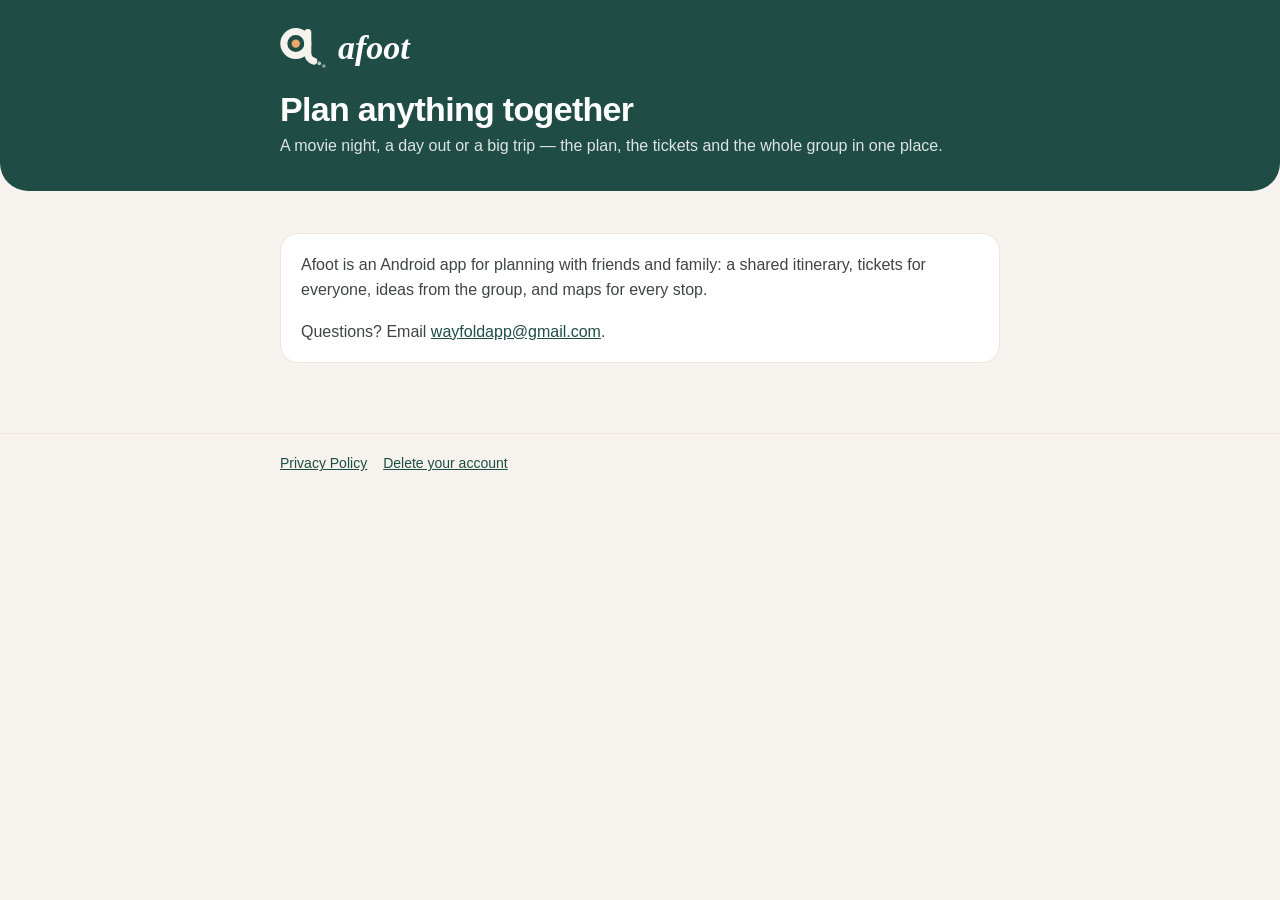
<file: index.html>
<!doctype html>
<html lang="en">
<head>
<meta charset="utf-8">
<meta name="viewport" content="width=device-width, initial-scale=1">
<title>Afoot · Plan anything together</title>
<meta name="description" content="Afoot: plan anything together — a movie night, a day out or a big trip.">
<link rel="stylesheet" href="style.css">
</head>
<body>
<header>
  <div class="wrap">
    <a class="brand" href="./"><svg width="46" height="40" viewBox="0 0 46 40" aria-hidden="true"><g transform="translate(-31.2,-34.4)"><circle cx="47" cy="50" r="12" fill="none" stroke="#F6F3EE" stroke-width="7"/><circle cx="47" cy="50" r="4.2" fill="#F2A66B"/><path d="M59 39 V59 Q59 66 65 67.5" fill="none" stroke="#F6F3EE" stroke-width="7" stroke-linecap="round"/><circle cx="70.5" cy="69.8" r="1.8" fill="#F6F3EE" opacity=".75"/><circle cx="75" cy="72.4" r="1.8" fill="#F6F3EE" opacity=".5"/></g></svg><span>afoot</span></a>
    <h1>Plan anything together</h1>
    <p>A movie night, a day out or a big trip — the plan, the tickets and the whole group in one place.</p>
  </div>
</header>
<main>
<div class="wrap">
<div class="card">
<p style="margin-top:0">Afoot is an Android app for planning with friends and family: a shared itinerary, tickets for everyone, ideas from the group, and maps for every stop.</p>
<p style="margin-bottom:0">Questions? Email <a href="mailto:wayfoldapp@gmail.com">wayfoldapp@gmail.com</a>.</p>
</div>
</div>
</main>
<footer><div class="wrap nav"><a href="privacy/">Privacy Policy</a><a href="delete-account/">Delete your account</a></div></footer>
</body>
</html>
</file>
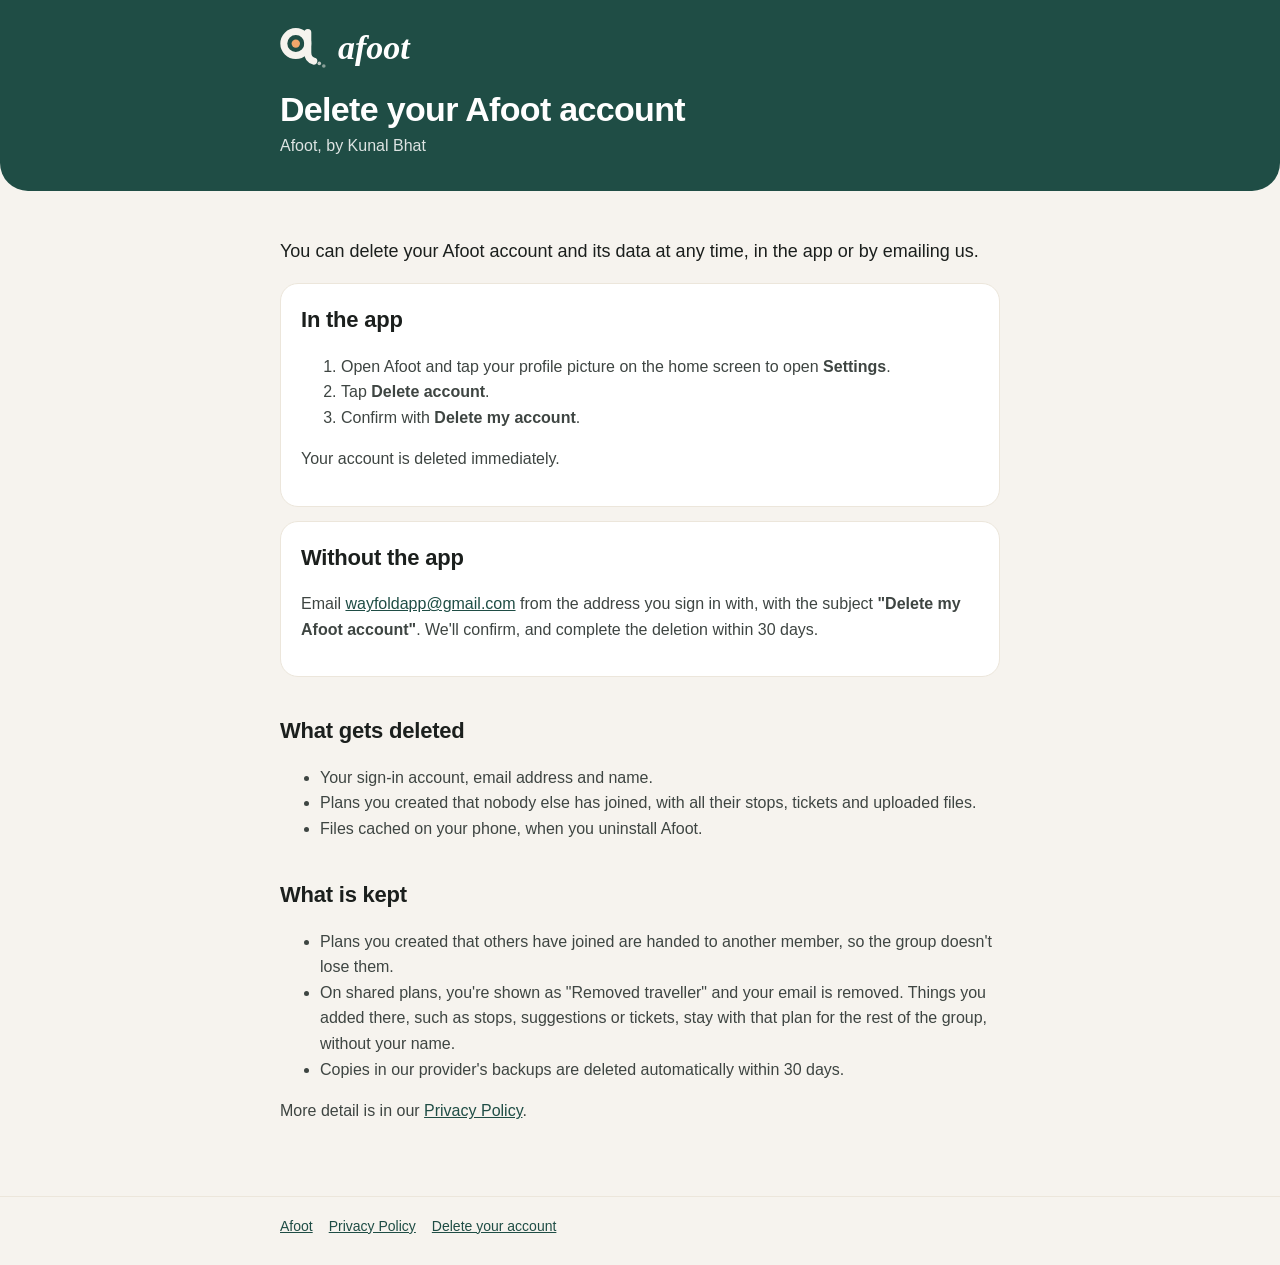
<file: delete-account/index.html>
<!doctype html>
<html lang="en">
<head>
<meta charset="utf-8">
<meta name="viewport" content="width=device-width, initial-scale=1">
<title>Delete your account · Afoot</title>
<meta name="description" content="How to delete your Afoot account and data, in the app or by email.">
<link rel="stylesheet" href="../style.css">
</head>
<body>
<header>
  <div class="wrap">
    <a class="brand" href="../"><svg width="46" height="40" viewBox="0 0 46 40" aria-hidden="true"><g transform="translate(-31.2,-34.4)"><circle cx="47" cy="50" r="12" fill="none" stroke="#F6F3EE" stroke-width="7"/><circle cx="47" cy="50" r="4.2" fill="#F2A66B"/><path d="M59 39 V59 Q59 66 65 67.5" fill="none" stroke="#F6F3EE" stroke-width="7" stroke-linecap="round"/><circle cx="70.5" cy="69.8" r="1.8" fill="#F6F3EE" opacity=".75"/><circle cx="75" cy="72.4" r="1.8" fill="#F6F3EE" opacity=".5"/></g></svg><span>afoot</span></a>
    <h1>Delete your Afoot account</h1>
    <p>Afoot, by Kunal Bhat</p>
  </div>
</header>
<main>
<div class="wrap">

<p class="lead">You can delete your Afoot account and its data at any time, in the app or by emailing us.</p>

<div class="card">
<h2 style="margin-top:0">In the app</h2>
<ol>
<li>Open Afoot and tap your profile picture on the home screen to open <strong>Settings</strong>.</li>
<li>Tap <strong>Delete account</strong>.</li>
<li>Confirm with <strong>Delete my account</strong>.</li>
</ol>
<p>Your account is deleted immediately.</p>
</div>

<div class="card">
<h2 style="margin-top:0">Without the app</h2>
<p>Email <a href="mailto:wayfoldapp@gmail.com?subject=Delete%20my%20Afoot%20account">wayfoldapp@gmail.com</a> from the address you sign in with, with the subject <strong>"Delete my Afoot account"</strong>. We'll confirm, and complete the deletion within 30 days.</p>
</div>

<h2>What gets deleted</h2>
<ul>
<li>Your sign-in account, email address and name.</li>
<li>Plans you created that nobody else has joined, with all their stops, tickets and uploaded files.</li>
<li>Files cached on your phone, when you uninstall Afoot.</li>
</ul>

<h2>What is kept</h2>
<ul>
<li>Plans you created that others have joined are handed to another member, so the group doesn't lose them.</li>
<li>On shared plans, you're shown as "Removed traveller" and your email is removed. Things you added there, such as stops, suggestions or tickets, stay with that plan for the rest of the group, without your name.</li>
<li>Copies in our provider's backups are deleted automatically within 30 days.</li>
</ul>

<p>More detail is in our <a href="../privacy/#delete-account">Privacy Policy</a>.</p>

</div>
</main>
<footer><div class="wrap nav"><a href="../">Afoot</a><a href="../privacy/">Privacy Policy</a><a href="../delete-account/">Delete your account</a></div></footer>
</body>
</html>
</file>
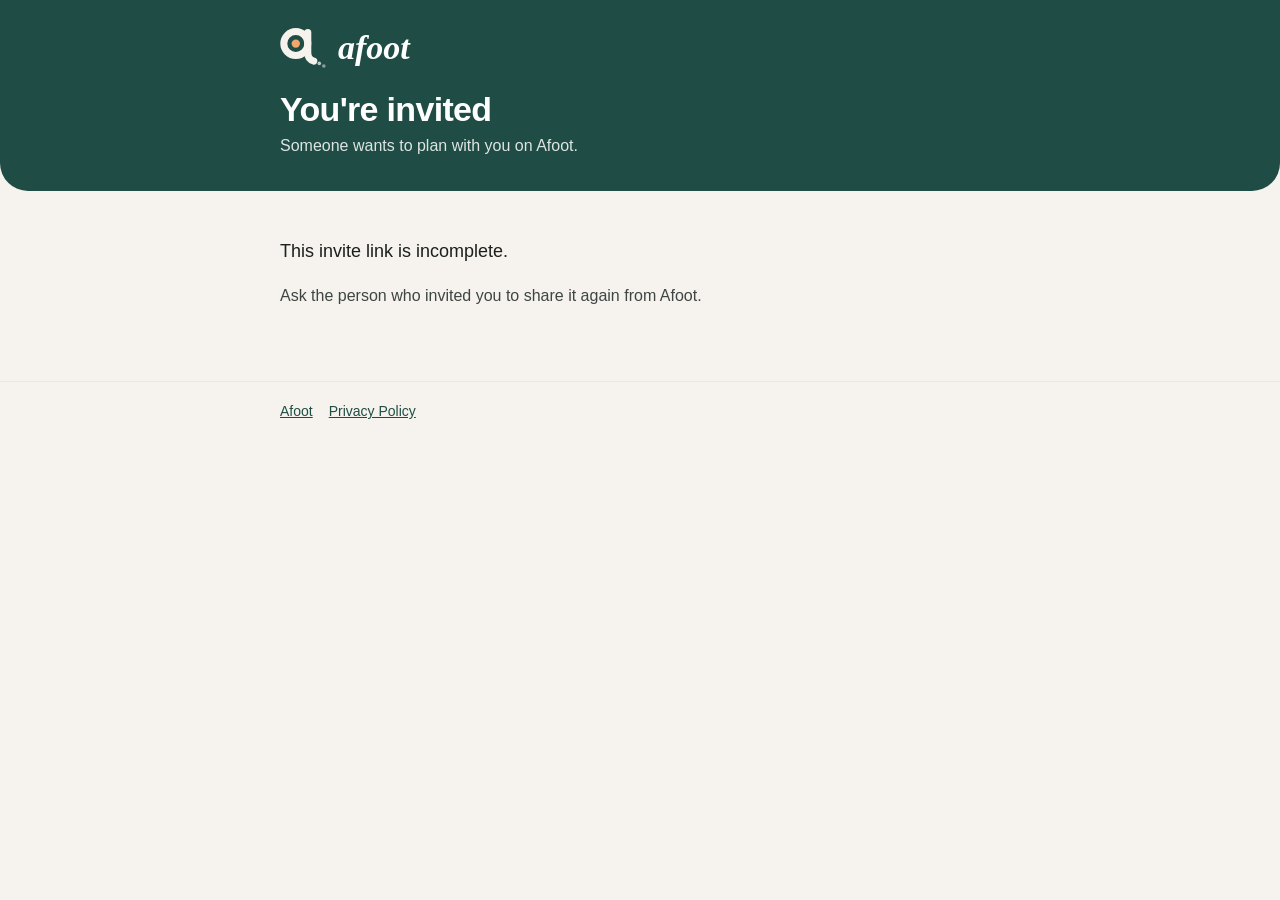
<file: invite/index.html>
<!doctype html>
<html lang="en">
<head>
<meta charset="utf-8">
<meta name="viewport" content="width=device-width, initial-scale=1">
<title>You're invited · Afoot</title>
<meta name="description" content="Join a plan on Afoot.">
<meta name="robots" content="noindex">
<link rel="stylesheet" href="../style.css">
<style>
  .actions{display:flex;flex-direction:column;gap:12px;margin:22px 0}
  .btn{display:block;text-align:center;padding:16px 20px;border-radius:18px;font-weight:600;text-decoration:none;font-size:17px}
  .primary{background:var(--forest);color:#fff}
  .secondary{background:#fff;color:var(--forest);border:1px solid #E4DED2}
  .code{display:flex;gap:10px;align-items:center;background:#fff;border:1px solid var(--line);border-radius:14px;padding:10px 12px}
  .code code{flex:1;overflow-wrap:anywhere;background:none;padding:0;font-size:14px}
  .code button{border:0;background:var(--mint);color:var(--forest);font-weight:600;border-radius:10px;padding:8px 12px;font-size:14px}
  .muted{color:var(--muted);font-size:14px}
</style>
</head>
<body>
<header>
  <div class="wrap">
    <a class="brand" href="../"><svg width="46" height="40" viewBox="0 0 46 40" aria-hidden="true"><g transform="translate(-31.2,-34.4)"><circle cx="47" cy="50" r="12" fill="none" stroke="#F6F3EE" stroke-width="7"/><circle cx="47" cy="50" r="4.2" fill="#F2A66B"/><path d="M59 39 V59 Q59 66 65 67.5" fill="none" stroke="#F6F3EE" stroke-width="7" stroke-linecap="round"/><circle cx="70.5" cy="69.8" r="1.8" fill="#F6F3EE" opacity=".75"/><circle cx="75" cy="72.4" r="1.8" fill="#F6F3EE" opacity=".5"/></g></svg><span>afoot</span></a>
    <h1>You're invited</h1>
    <p>Someone wants to plan with you on Afoot.</p>
  </div>
</header>
<main>
<div class="wrap">

  <div id="ok">
    <div class="actions">
      <a class="btn primary" id="open" href="#">Open in Afoot</a>
      <a class="btn secondary" id="store" href="https://play.google.com/store/apps/details?id=com.afoot">Get Afoot on Google Play</a>
    </div>
    <p class="muted">Don't have Afoot yet? Install it from Google Play and sign in — you'll join the plan automatically.</p>
    <div class="card" style="margin-top:14px">
      <strong>Afoot is in testing.</strong>
      <p class="muted" style="margin:6px 0 0">If Google Play says the app isn't available, ask the person who invited you to add you as a tester and send you the tester link, then try again.</p>
    </div>

    <h2>Link didn't open the app?</h2>
    <p>Copy this invite code, then in Afoot tap <strong>New trip → Join with invite link</strong> and paste it.</p>
    <div class="code"><code id="token"></code><button id="copy" type="button">Copy</button></div>
  </div>

  <div id="bad" hidden>
    <p class="lead">This invite link is incomplete.</p>
    <p>Ask the person who invited you to share it again from Afoot.</p>
  </div>

</div>
</main>
<footer><div class="wrap nav"><a href="../">Afoot</a><a href="../privacy/">Privacy Policy</a></div></footer>
<script>
(function () {
  var token = new URLSearchParams(location.search).get("token") || "";
  // Tokens are 32 hex characters; reject anything else rather than pass it on.
  if (!/^[A-Za-z0-9]{8,64}$/.test(token)) {
    document.getElementById("ok").hidden = true;
    document.getElementById("bad").hidden = false;
    return;
  }
  // The referrer carries the invite through the install, so Afoot joins the plan on first launch.
  var store = "https://play.google.com/store/apps/details?id=com.afoot&referrer=" +
    encodeURIComponent("invite_token=" + token);
  // Android: open the installed app at afoot://invite?token=…, or fall back to the Play Store.
  var intentUrl = "intent://invite?token=" + encodeURIComponent(token) +
    "#Intent;scheme=afoot;package=com.afoot;S.browser_fallback_url=" + encodeURIComponent(store) + ";end";
  var isAndroid = /Android/i.test(navigator.userAgent);

  document.getElementById("store").href = store;
  var open = document.getElementById("open");
  open.href = isAndroid ? intentUrl : store;
  document.getElementById("token").textContent = token;
  document.getElementById("copy").addEventListener("click", function () {
    var btn = this;
    (navigator.clipboard ? navigator.clipboard.writeText(token) : Promise.reject())
      .then(function () { btn.textContent = "Copied"; })
      .catch(function () { btn.textContent = "Select and copy"; });
  });

  // Try once automatically; some in-app browsers need the button tap instead.
  if (isAndroid) setTimeout(function () { location.href = intentUrl; }, 300);
})();
</script>
</body>
</html>
</file>
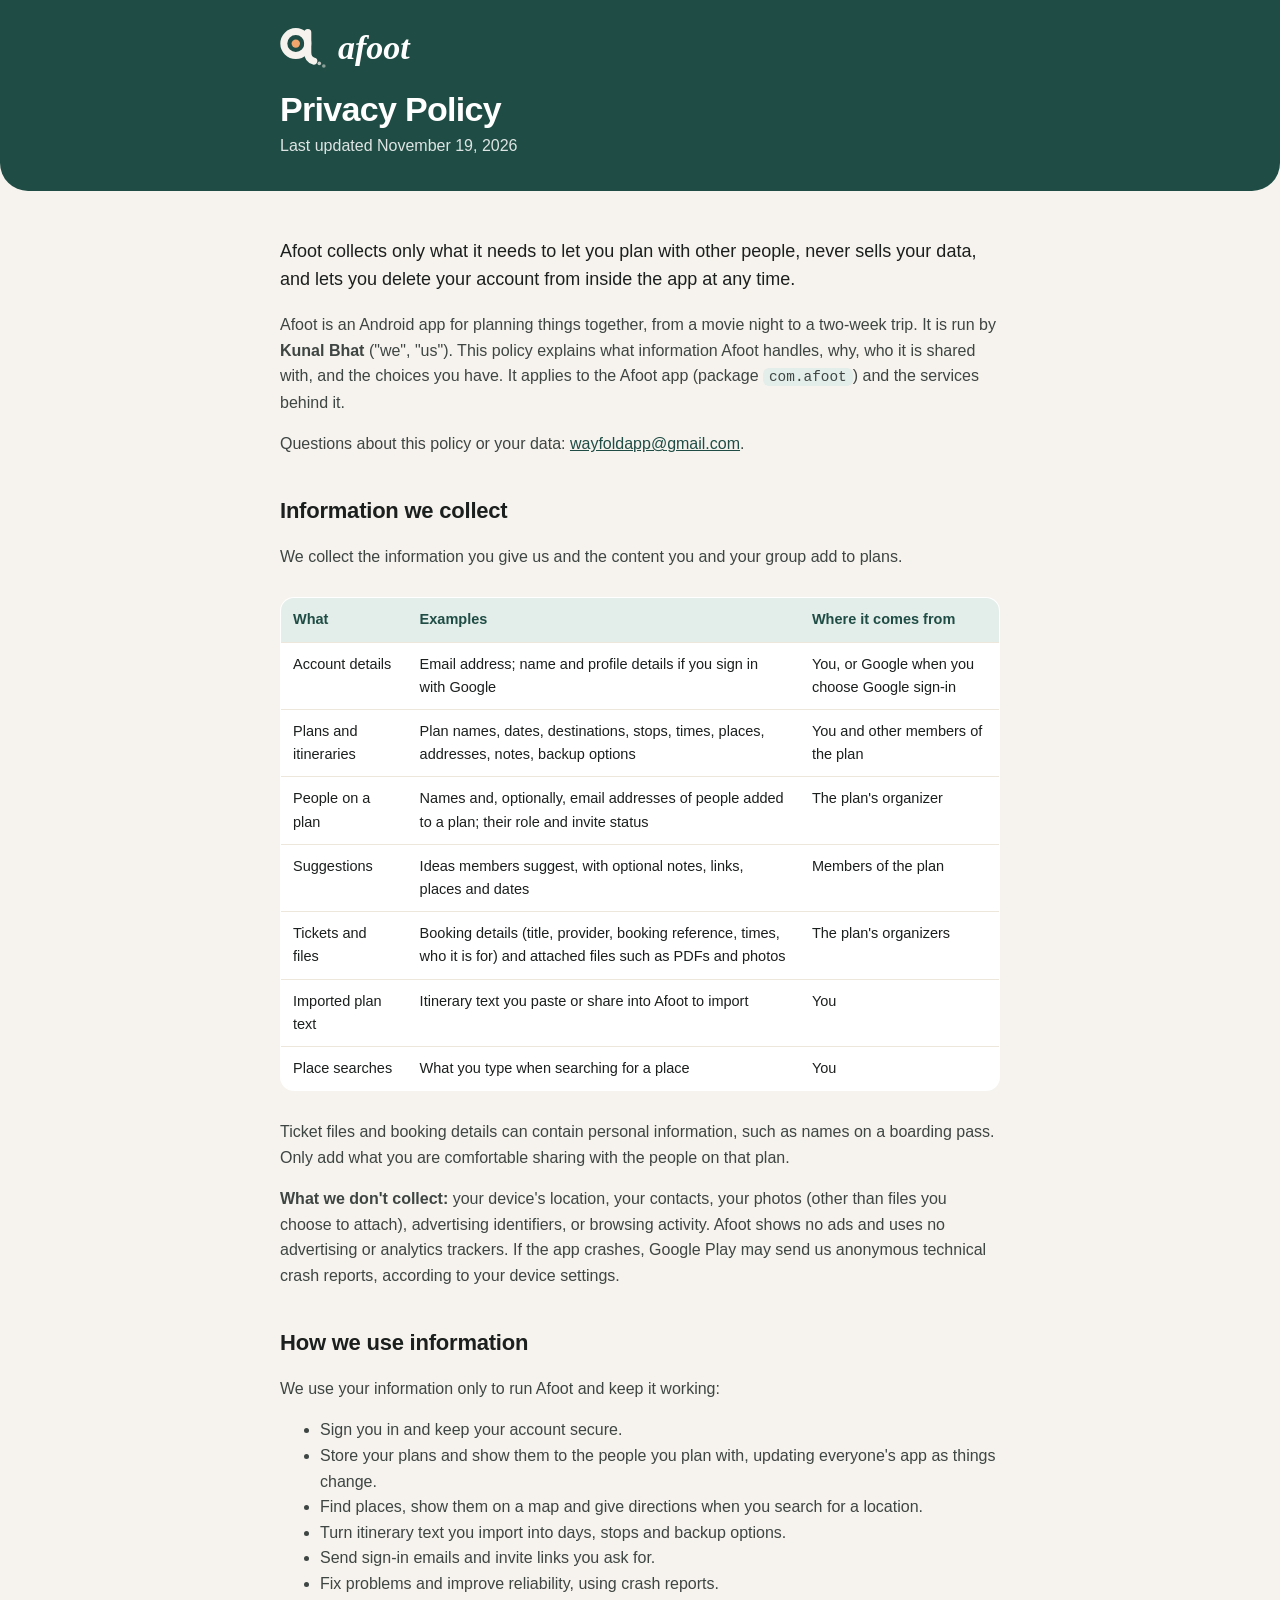
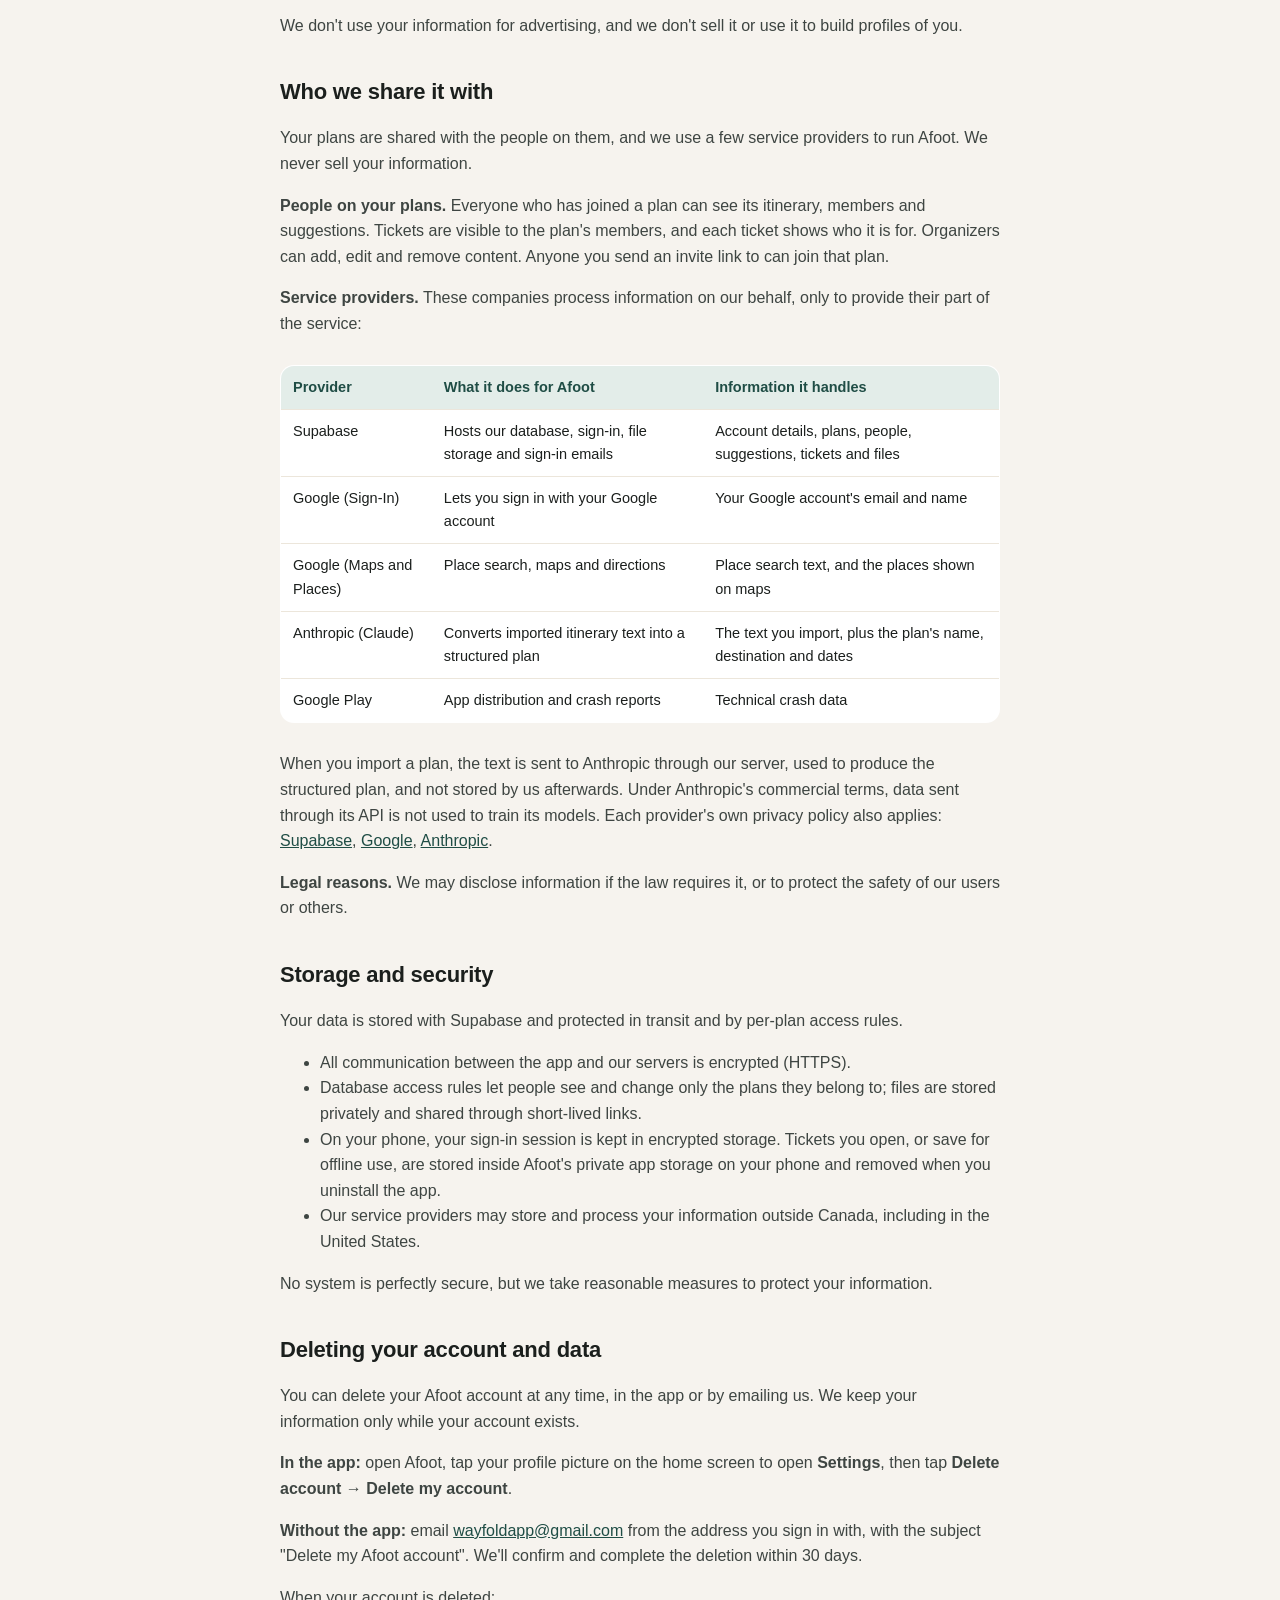
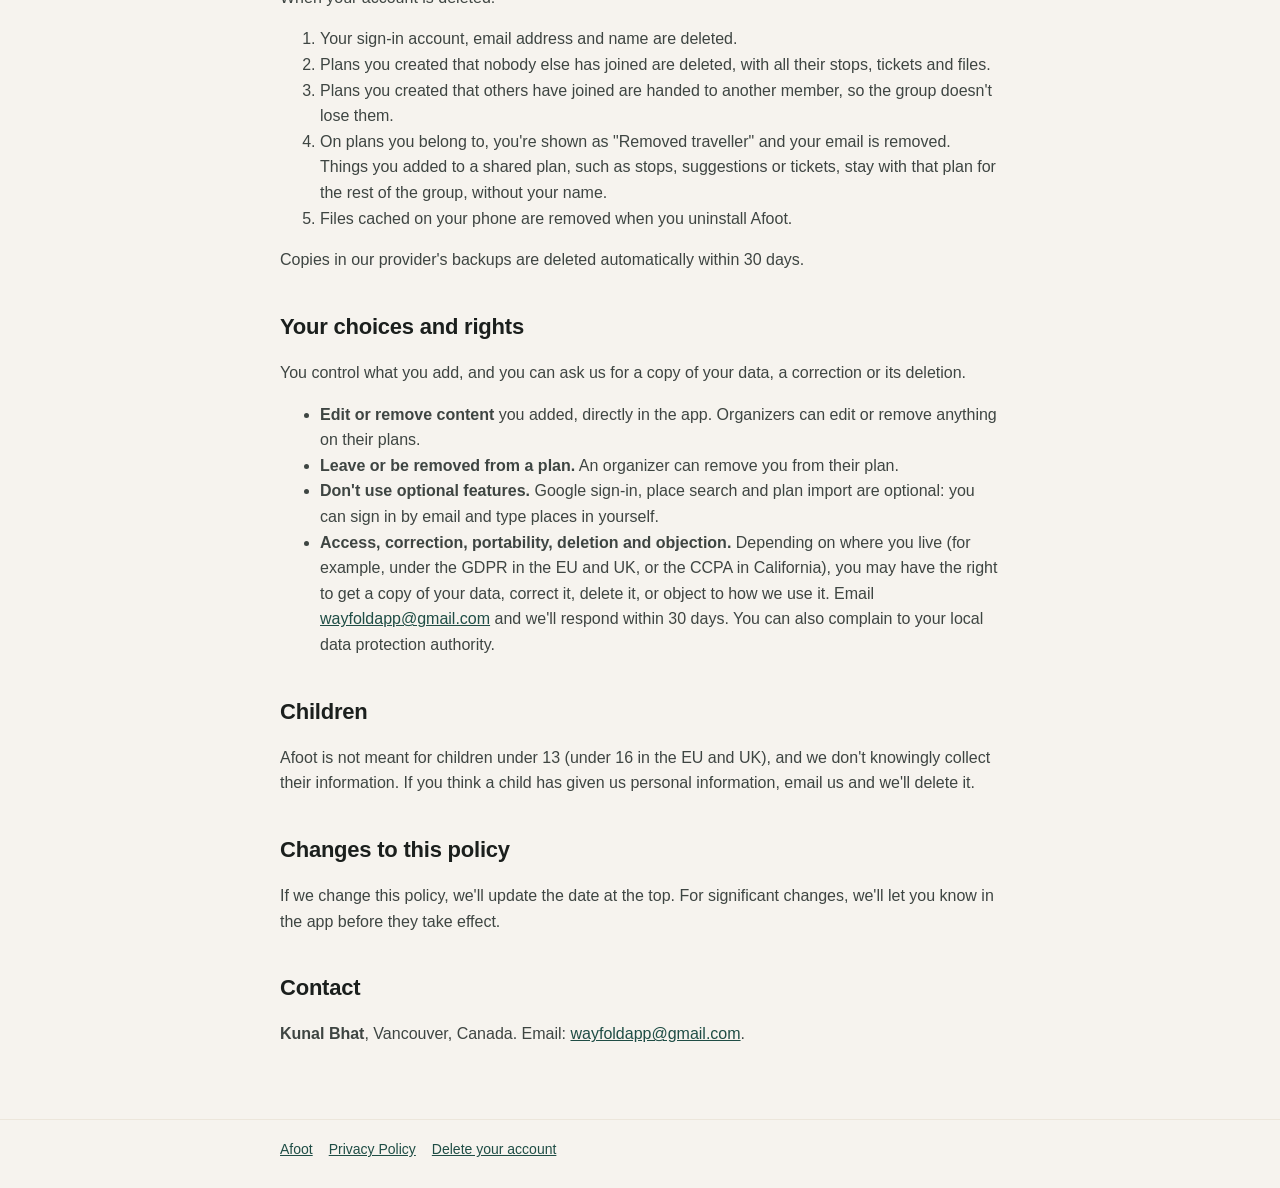
<file: privacy/index.html>
<!doctype html>
<html lang="en">
<head>
<meta charset="utf-8">
<meta name="viewport" content="width=device-width, initial-scale=1">
<title>Privacy Policy · Afoot</title>
<meta name="description" content="How the Afoot app collects, uses, shares and deletes your information.">
<link rel="stylesheet" href="../style.css">
</head>
<body>
<header>
  <div class="wrap">
    <a class="brand" href="../"><svg width="46" height="40" viewBox="0 0 46 40" aria-hidden="true"><g transform="translate(-31.2,-34.4)"><circle cx="47" cy="50" r="12" fill="none" stroke="#F6F3EE" stroke-width="7"/><circle cx="47" cy="50" r="4.2" fill="#F2A66B"/><path d="M59 39 V59 Q59 66 65 67.5" fill="none" stroke="#F6F3EE" stroke-width="7" stroke-linecap="round"/><circle cx="70.5" cy="69.8" r="1.8" fill="#F6F3EE" opacity=".75"/><circle cx="75" cy="72.4" r="1.8" fill="#F6F3EE" opacity=".5"/></g></svg><span>afoot</span></a>
    <h1>Privacy Policy</h1>
    <p>Last updated November 19, 2026</p>
  </div>
</header>
<main>
<div class="wrap">

<p class="lead">Afoot collects only what it needs to let you plan with other people, never sells your data, and lets you delete your account from inside the app at any time.</p>
<p>Afoot is an Android app for planning things together, from a movie night to a two-week trip. It is run by <strong>Kunal Bhat</strong> ("we", "us"). This policy explains what information Afoot handles, why, who it is shared with, and the choices you have. It applies to the Afoot app (package <code>com.afoot</code>) and the services behind it.</p>
<p>Questions about this policy or your data: <a href="mailto:wayfoldapp@gmail.com">wayfoldapp@gmail.com</a>.</p>

<h2 id="information-we-collect">Information we collect</h2>
<p>We collect the information you give us and the content you and your group add to plans.</p>
<div class="table-scroll"><table>
<tr><th>What</th><th>Examples</th><th>Where it comes from</th></tr>
<tr><td>Account details</td><td>Email address; name and profile details if you sign in with Google</td><td>You, or Google when you choose Google sign-in</td></tr>
<tr><td>Plans and itineraries</td><td>Plan names, dates, destinations, stops, times, places, addresses, notes, backup options</td><td>You and other members of the plan</td></tr>
<tr><td>People on a plan</td><td>Names and, optionally, email addresses of people added to a plan; their role and invite status</td><td>The plan's organizer</td></tr>
<tr><td>Suggestions</td><td>Ideas members suggest, with optional notes, links, places and dates</td><td>Members of the plan</td></tr>
<tr><td>Tickets and files</td><td>Booking details (title, provider, booking reference, times, who it is for) and attached files such as PDFs and photos</td><td>The plan's organizers</td></tr>
<tr><td>Imported plan text</td><td>Itinerary text you paste or share into Afoot to import</td><td>You</td></tr>
<tr><td>Place searches</td><td>What you type when searching for a place</td><td>You</td></tr>
</table></div>
<p>Ticket files and booking details can contain personal information, such as names on a boarding pass. Only add what you are comfortable sharing with the people on that plan.</p>
<p><strong>What we don't collect:</strong> your device's location, your contacts, your photos (other than files you choose to attach), advertising identifiers, or browsing activity. Afoot shows no ads and uses no advertising or analytics trackers. If the app crashes, Google Play may send us anonymous technical crash reports, according to your device settings.</p>

<h2 id="how-we-use-information">How we use information</h2>
<p>We use your information only to run Afoot and keep it working:</p>
<ul>
<li>Sign you in and keep your account secure.</li>
<li>Store your plans and show them to the people you plan with, updating everyone's app as things change.</li>
<li>Find places, show them on a map and give directions when you search for a location.</li>
<li>Turn itinerary text you import into days, stops and backup options.</li>
<li>Send sign-in emails and invite links you ask for.</li>
<li>Fix problems and improve reliability, using crash reports.</li>
</ul>
<p>We don't use your information for advertising, and we don't sell it or use it to build profiles of you.</p>

<h2 id="who-we-share-it-with">Who we share it with</h2>
<p>Your plans are shared with the people on them, and we use a few service providers to run Afoot. We never sell your information.</p>
<p><strong>People on your plans.</strong> Everyone who has joined a plan can see its itinerary, members and suggestions. Tickets are visible to the plan's members, and each ticket shows who it is for. Organizers can add, edit and remove content. Anyone you send an invite link to can join that plan.</p>
<p><strong>Service providers.</strong> These companies process information on our behalf, only to provide their part of the service:</p>
<div class="table-scroll"><table>
<tr><th>Provider</th><th>What it does for Afoot</th><th>Information it handles</th></tr>
<tr><td>Supabase</td><td>Hosts our database, sign-in, file storage and sign-in emails</td><td>Account details, plans, people, suggestions, tickets and files</td></tr>
<tr><td>Google (Sign-In)</td><td>Lets you sign in with your Google account</td><td>Your Google account's email and name</td></tr>
<tr><td>Google (Maps and Places)</td><td>Place search, maps and directions</td><td>Place search text, and the places shown on maps</td></tr>
<tr><td>Anthropic (Claude)</td><td>Converts imported itinerary text into a structured plan</td><td>The text you import, plus the plan's name, destination and dates</td></tr>
<tr><td>Google Play</td><td>App distribution and crash reports</td><td>Technical crash data</td></tr>
</table></div>
<p>When you import a plan, the text is sent to Anthropic through our server, used to produce the structured plan, and not stored by us afterwards. Under Anthropic's commercial terms, data sent through its API is not used to train its models. Each provider's own privacy policy also applies: <a href="https://supabase.com/privacy">Supabase</a>, <a href="https://policies.google.com/privacy">Google</a>, <a href="https://www.anthropic.com/legal/privacy">Anthropic</a>.</p>
<p><strong>Legal reasons.</strong> We may disclose information if the law requires it, or to protect the safety of our users or others.</p>

<h2 id="storage-and-security">Storage and security</h2>
<p>Your data is stored with Supabase and protected in transit and by per-plan access rules.</p>
<ul>
<li>All communication between the app and our servers is encrypted (HTTPS).</li>
<li>Database access rules let people see and change only the plans they belong to; files are stored privately and shared through short-lived links.</li>
<li>On your phone, your sign-in session is kept in encrypted storage. Tickets you open, or save for offline use, are stored inside Afoot's private app storage on your phone and removed when you uninstall the app.</li>
<li>Our service providers may store and process your information outside Canada, including in the United States.</li>
</ul>
<p>No system is perfectly secure, but we take reasonable measures to protect your information.</p>

<h2 id="delete-account">Deleting your account and data</h2>
<p>You can delete your Afoot account at any time, in the app or by emailing us. We keep your information only while your account exists.</p>
<p><strong>In the app:</strong> open Afoot, tap your profile picture on the home screen to open <strong>Settings</strong>, then tap <strong>Delete account → Delete my account</strong>.</p>
<p><strong>Without the app:</strong> email <a href="mailto:wayfoldapp@gmail.com?subject=Delete%20my%20Afoot%20account">wayfoldapp@gmail.com</a> from the address you sign in with, with the subject "Delete my Afoot account". We'll confirm and complete the deletion within 30 days.</p>
<p>When your account is deleted:</p>
<ol>
<li>Your sign-in account, email address and name are deleted.</li>
<li>Plans you created that nobody else has joined are deleted, with all their stops, tickets and files.</li>
<li>Plans you created that others have joined are handed to another member, so the group doesn't lose them.</li>
<li>On plans you belong to, you're shown as "Removed traveller" and your email is removed. Things you added to a shared plan, such as stops, suggestions or tickets, stay with that plan for the rest of the group, without your name.</li>
<li>Files cached on your phone are removed when you uninstall Afoot.</li>
</ol>
<p>Copies in our provider's backups are deleted automatically within 30 days.</p>

<h2 id="your-choices-and-rights">Your choices and rights</h2>
<p>You control what you add, and you can ask us for a copy of your data, a correction or its deletion.</p>
<ul>
<li><strong>Edit or remove content</strong> you added, directly in the app. Organizers can edit or remove anything on their plans.</li>
<li><strong>Leave or be removed from a plan.</strong> An organizer can remove you from their plan.</li>
<li><strong>Don't use optional features.</strong> Google sign-in, place search and plan import are optional: you can sign in by email and type places in yourself.</li>
<li><strong>Access, correction, portability, deletion and objection.</strong> Depending on where you live (for example, under the GDPR in the EU and UK, or the CCPA in California), you may have the right to get a copy of your data, correct it, delete it, or object to how we use it. Email <a href="mailto:wayfoldapp@gmail.com">wayfoldapp@gmail.com</a> and we'll respond within 30 days. You can also complain to your local data protection authority.</li>
</ul>

<h2 id="children">Children</h2>
<p>Afoot is not meant for children under 13 (under 16 in the EU and UK), and we don't knowingly collect their information. If you think a child has given us personal information, email us and we'll delete it.</p>

<h2 id="changes">Changes to this policy</h2>
<p>If we change this policy, we'll update the date at the top. For significant changes, we'll let you know in the app before they take effect.</p>

<h2 id="contact">Contact</h2>
<p><strong>Kunal Bhat</strong>, Vancouver, Canada. Email: <a href="mailto:wayfoldapp@gmail.com">wayfoldapp@gmail.com</a>.</p>

</div>
</main>
<footer><div class="wrap nav"><a href="../">Afoot</a><a href="../privacy/">Privacy Policy</a><a href="../delete-account/">Delete your account</a></div></footer>
</body>
</html>
</file>
<file: style.css>
:root{--forest:#1F4D45;--cream:#F6F3EE;--apricot:#F2A66B;--mint:#E3EDE9;--ink:#1B1F1D;--soft:#3E4542;--muted:#5B625F;--line:#ECE6DB}
*{box-sizing:border-box}
body{margin:0;background:var(--cream);color:var(--ink);font:16px/1.6 -apple-system,BlinkMacSystemFont,"Segoe UI",Roboto,Helvetica,Arial,sans-serif}
header{background:var(--forest);color:#fff;border-radius:0 0 28px 28px}
.wrap{max-width:760px;margin:0 auto;padding:0 20px}
header .wrap{padding-top:28px;padding-bottom:32px}
.brand{display:flex;align-items:center;gap:12px;color:#fff;text-decoration:none}
.brand span{font:italic 600 34px/1 Georgia,"Times New Roman",serif}
header h1{margin:22px 0 4px;font-size:34px;line-height:1.15;letter-spacing:-.02em}
header p{margin:0;color:rgba(255,255,255,.85)}
main .wrap{padding-top:28px;padding-bottom:56px}
h2{font-size:22px;letter-spacing:-.01em;margin:36px 0 8px}
p,li{color:var(--soft)}
.lead{font-size:18px;color:var(--ink)}
table{width:100%;border-collapse:collapse;background:#fff;border:1px solid var(--line);border-radius:14px;overflow:hidden;font-size:14.5px;margin:12px 0}
th,td{text-align:left;vertical-align:top;padding:10px 12px;border-bottom:1px solid var(--line)}
th{background:var(--mint);color:var(--forest);font-weight:600}
tr:last-child td{border-bottom:0}
.table-scroll{overflow-x:auto}
.card{background:#fff;border:1px solid var(--line);border-radius:18px;padding:18px 20px;margin:14px 0}
a{color:var(--forest)}
code{background:var(--mint);padding:1px 6px;border-radius:6px;font-size:.9em}
footer{border-top:1px solid var(--line);color:var(--muted);font-size:14px}
footer .wrap{padding-top:18px;padding-bottom:28px}
.nav a{margin-right:16px}
</file>
